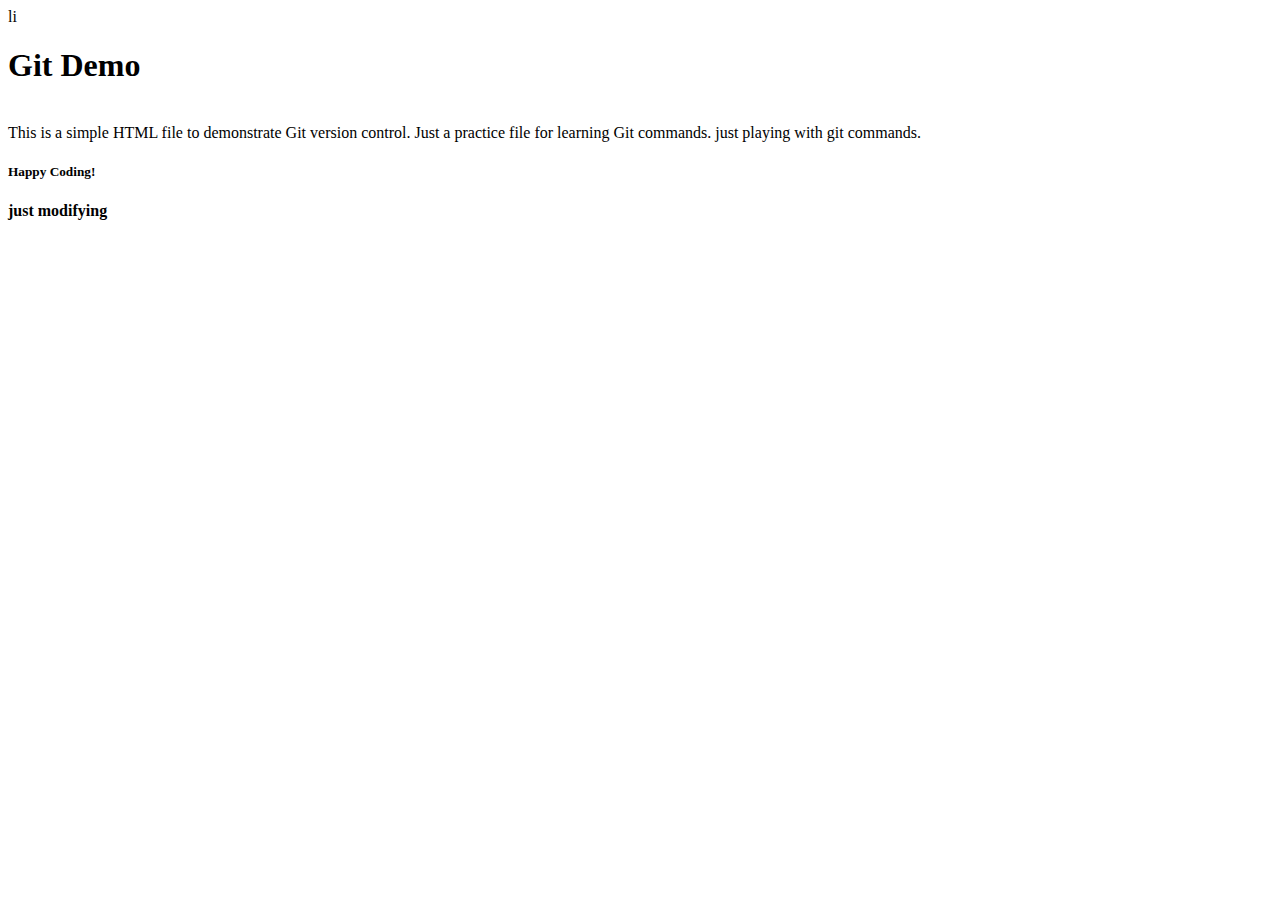
<file: Randoms_Projects/All_In_One/Gits_Day_1_Practice/index.html>
<!DOCTYPE html>
<html lang="en">
<head>
    <meta charset="UTF-8">
    <meta name="viewport" content="width=device-width, initial-scale=1.0">
    <title>Git Demo</title>
    li
</head>
<body>
    <p> <h1>Git Demo</h1>
        <br>
        This is a simple HTML file to demonstrate Git version control.
        Just a practice file for learning Git commands.
        just playing with git commands.
        <h5>Happy Coding!<h5>
    </p>
    <h4> just modifying</h4>
</body>
</html>
</file>
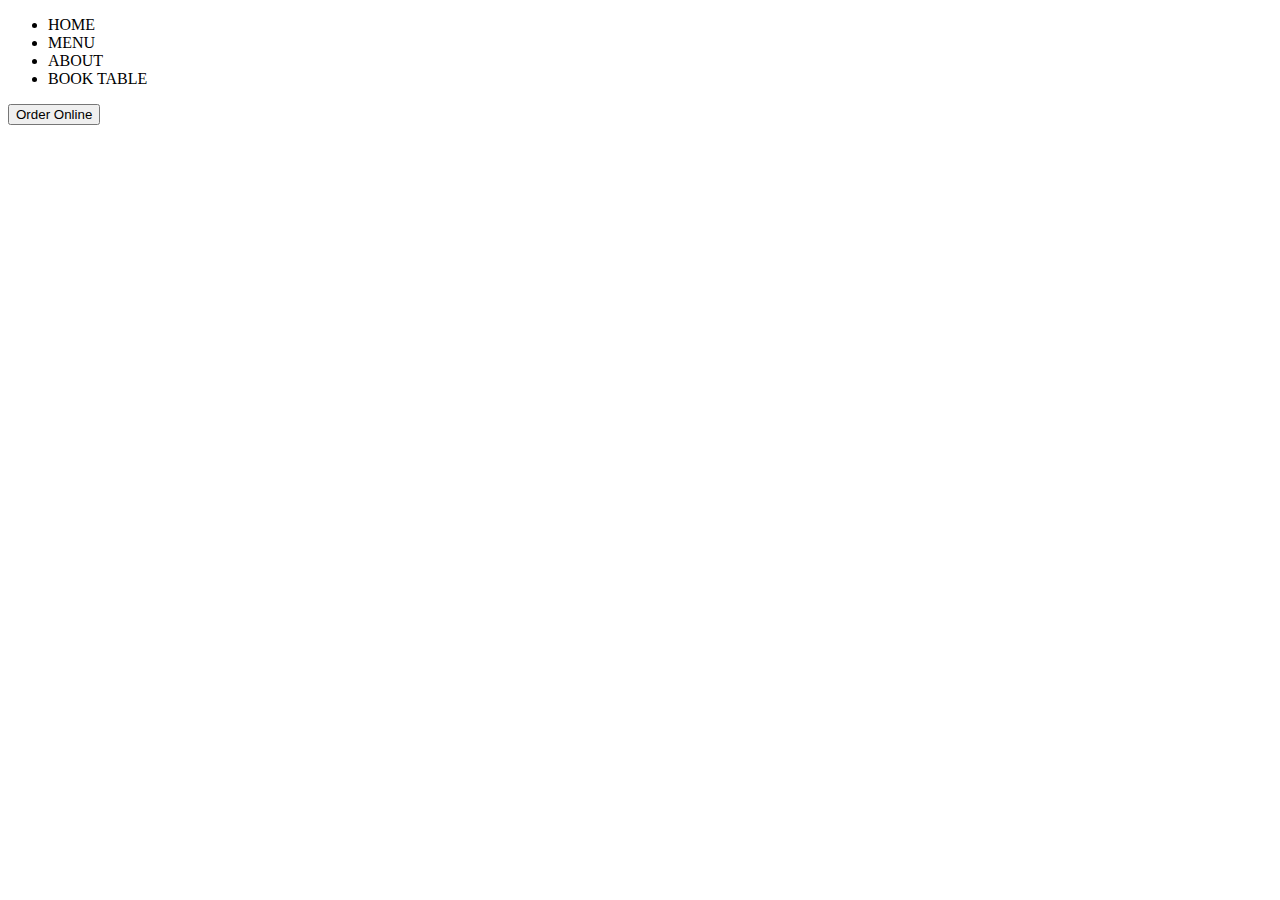
<file: Randoms_Projects/All_In_One/Web_Design_Template_Practice/Hotel_Feane_Website/index.html>
<!DOCTYPE html>
<html lang="en">
<head>
    <meta charset="UTF-8">
    <meta name="viewport" content="width=device-width, initial-scale=1.0">
    <title>Document</title>
</head>
<body>
    <section>
        <div class="Container">
            <nav>
                <div class="logoo">

                </div>
                <div class="middle_menu">
                    <ul>
                        <li>HOME</li>
                        <li>MENU</li>
                        <li>ABOUT</li>
                        <li>BOOK TABLE</li>
                    </ul>
                </div>
                <div class="right_menu">
                    <div class="icons"></div>
                    <button>Order Online</button>
                </div>
            </nav>
            
        </div>
    </section>
</body>
</html>
</file>
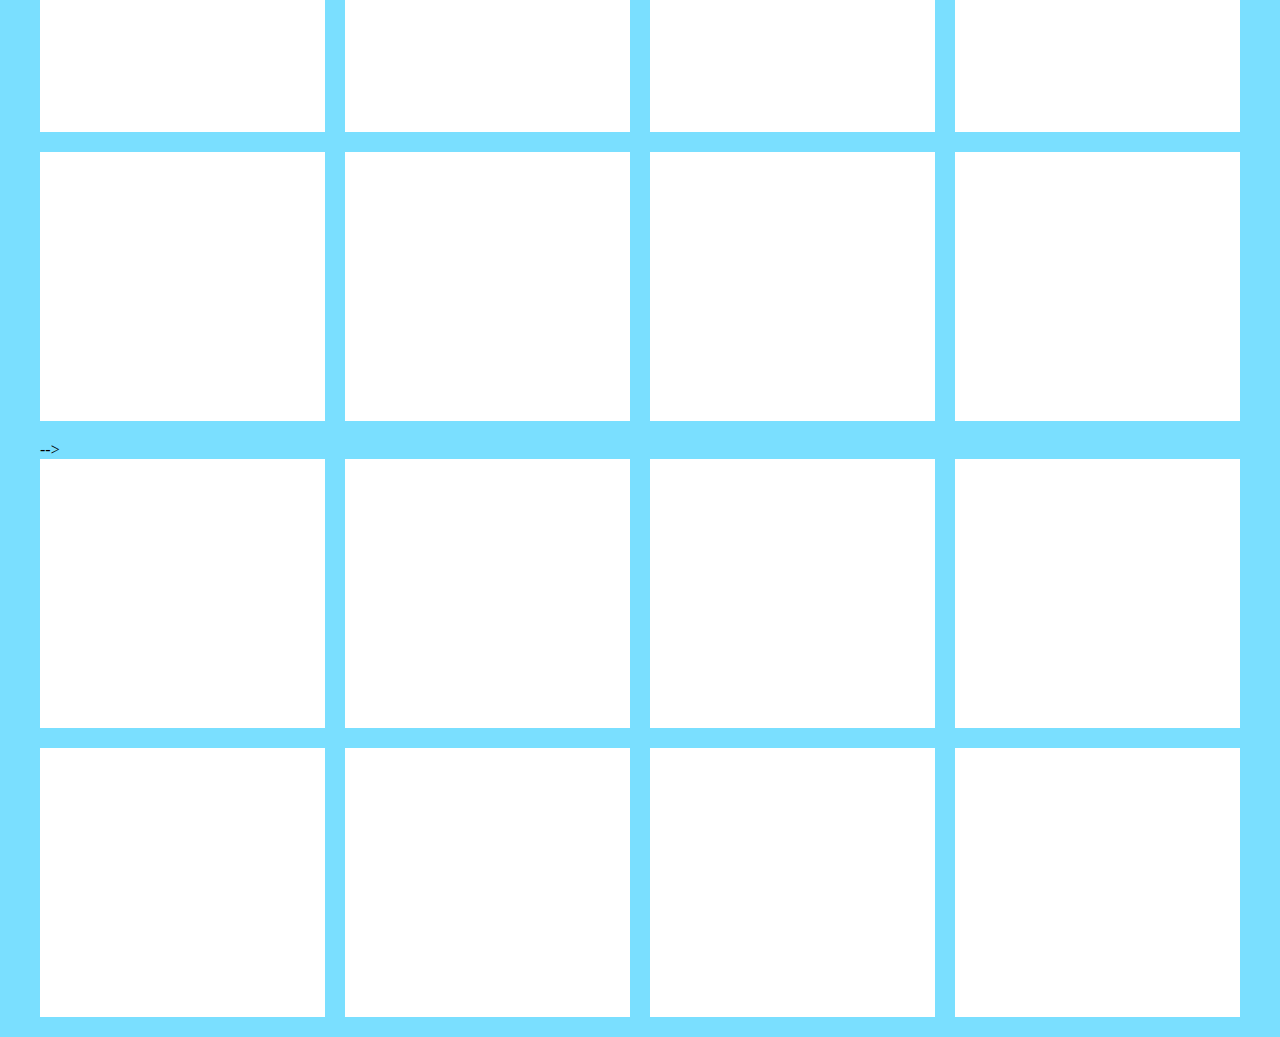
<file: Randoms_Projects/All_In_One/Youtube/Do_Some_Coding/Project 2/index.html>
<!DOCTYPE html>
<html lang="en">
<head>
    <meta charset="UTF-8">
    <meta name="viewport" content="width=device-width, initial-scale=1.0">
    <title>Project 2</title>
    <link rel="stylesheet" href="style.css">
</head>
<body>
    <div class="container">
        <div class="boxx">
            <div class="stripe">
                <div class="square"></div>
                <div class="square"></div>
                <div class="square"></div>
                <div class="square"></div>
            </div>
            <div class="stripe">
                <div class="square"></div>
                <div class="square"></div>
                <div class="square"></div>
                <div class="square"></div>
            </div> -->
            <div class="stripe">
                <div class="square"></div>
                <div class="square"></div>
                <div class="square"></div>
                <div class="square"></div>
            </div>
            <div class="stripe">
                <div class="square"></div>
                <div class="square"></div>
                <div class="square"></div>
                <div class="square"></div>
            </div>
        </div>
    </div>
</body>
</html>
</file>
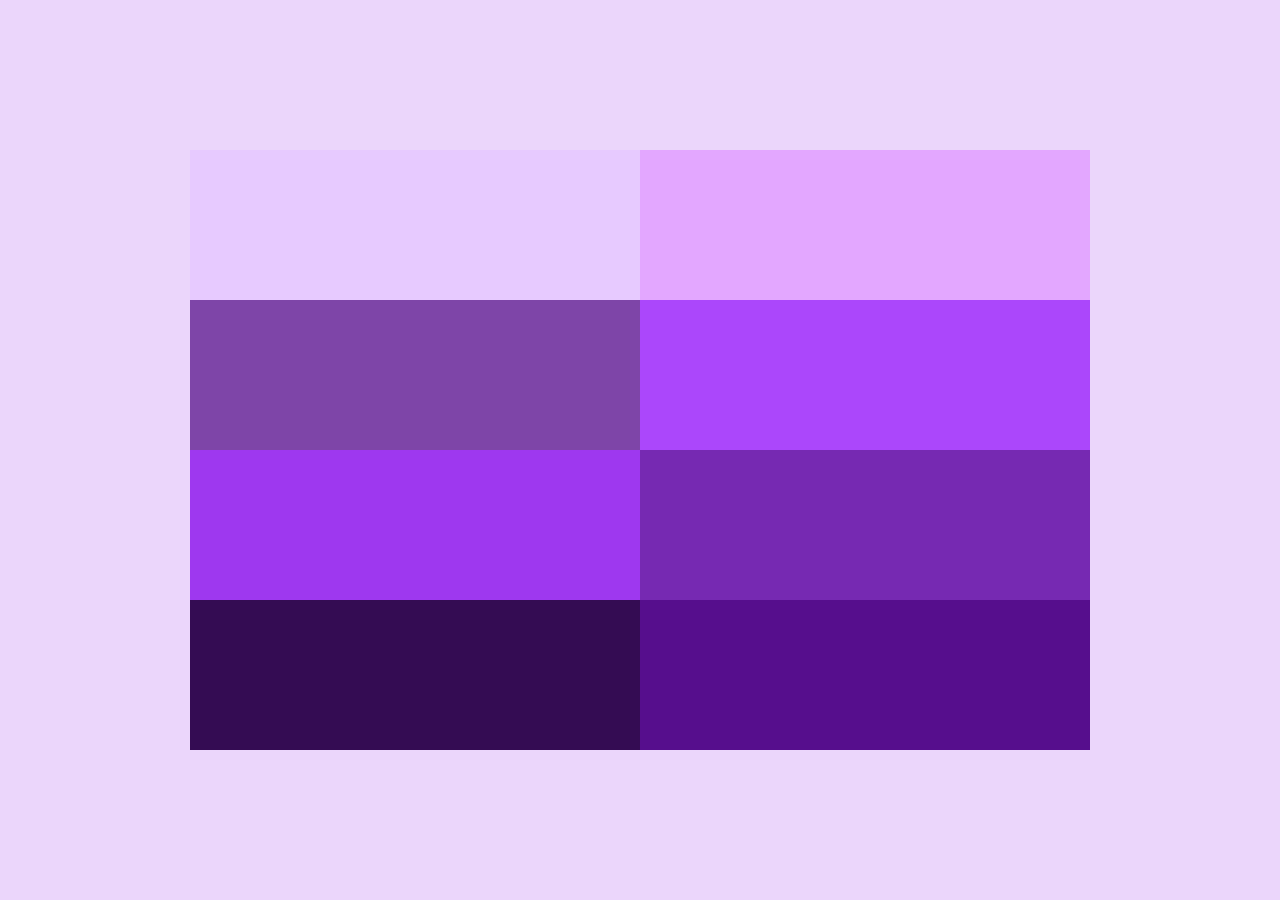
<file: Randoms_Projects/All_In_One/Youtube/Do_Some_Coding/Project_1/index.html>
<!DOCTYPE html>
<html lang="en">
<head>
    <meta charset="UTF-8">
    <meta name="viewport" content="width=device-width, initial-scale=1.0">
    <title>Project 1</title>
    <link rel="stylesheet" href="style.css">
</head>
<body>
    <div class="box">
        <div class="right">
            <div class="rectangle1"></div>
            <div class="rectangle3"></div>
            <div class="rectangle5"></div>
            <div class="rectangle7"></div>
        </div>
        <div class="left">
            <div class="rectangle2"></div>
            <div class="rectangle4"></div>
            <div class="rectangle6"></div>
            <div class="rectangle8"></div>
        </div>
    </div>
</body>
</html>
</file>
<file: Randoms_Projects/All_In_One/Youtube/Do_Some_Coding/Project 2/style.css>
*{
    margin: 0;
    padding: 0;
    box-sizing: border-box;
}
html,body{
    height: 100vh;
    background-color: #7ADFFF;
    display: flex;
    align-items: center;
    justify-self: center;
}

.container{
    width: 1200px;
    height: 1136px;
    display: flex;
    align-items: center;
    justify-content: center;
    /* background-color: lightgreen;
    flex-direction: column; */
} 


.stripe{
    width: 1200px;
    height: 269px;
    display: flex;
    justify-content: space-between;
    /* background-color: blueviolet; */
    margin-bottom: 20px;


}
.square{
    width: 285px;
    height: 269px;
    background-color: white;
    gap:20px;
}
</file>
<file: Randoms_Projects/All_In_One/Youtube/Do_Some_Coding/Project_1/style.css>
*{
    margin: 0;
    padding: 0;
    box-sizing: border-box;
}

html,body{
    width: 100%;
    height: 100%;
    overflow: hidden;
    display: flex;
    background-color: #ebd6fb;
    align-items: center;
    justify-content: center;
    
}

.box{
    width: 900px;
    height: 600px;
    background-color: black;
    display: flex;
    align-items: center;
    justify-content: center;
}
.rectangle1{
    width: 450px;
    height: 150px;
    background-color: #E7CAFF;
}
.rectangle2{
    width: 450px;
    height: 150px;
    background-color: #E3A7FF;
}.rectangle3{
    width: 450px;
    height: 150px;
    background-color: #7E45A8;
}.rectangle4{
    width: 450px;
    height: 150px;
    background-color: #AB47FB;
}.rectangle5{
    width: 450px;
    height: 150px;
    background-color: #9E38EF;
}.rectangle6{
    width: 450px;
    height: 150px;
    background-color: #7629B2;
}
.rectangle7{
    width: 450px;
    height: 150px;
    background-color: #340C53;
}
.rectangle8{
    width: 450px;
    height: 150px;
    background-color: #560E8D;
}
</file>
